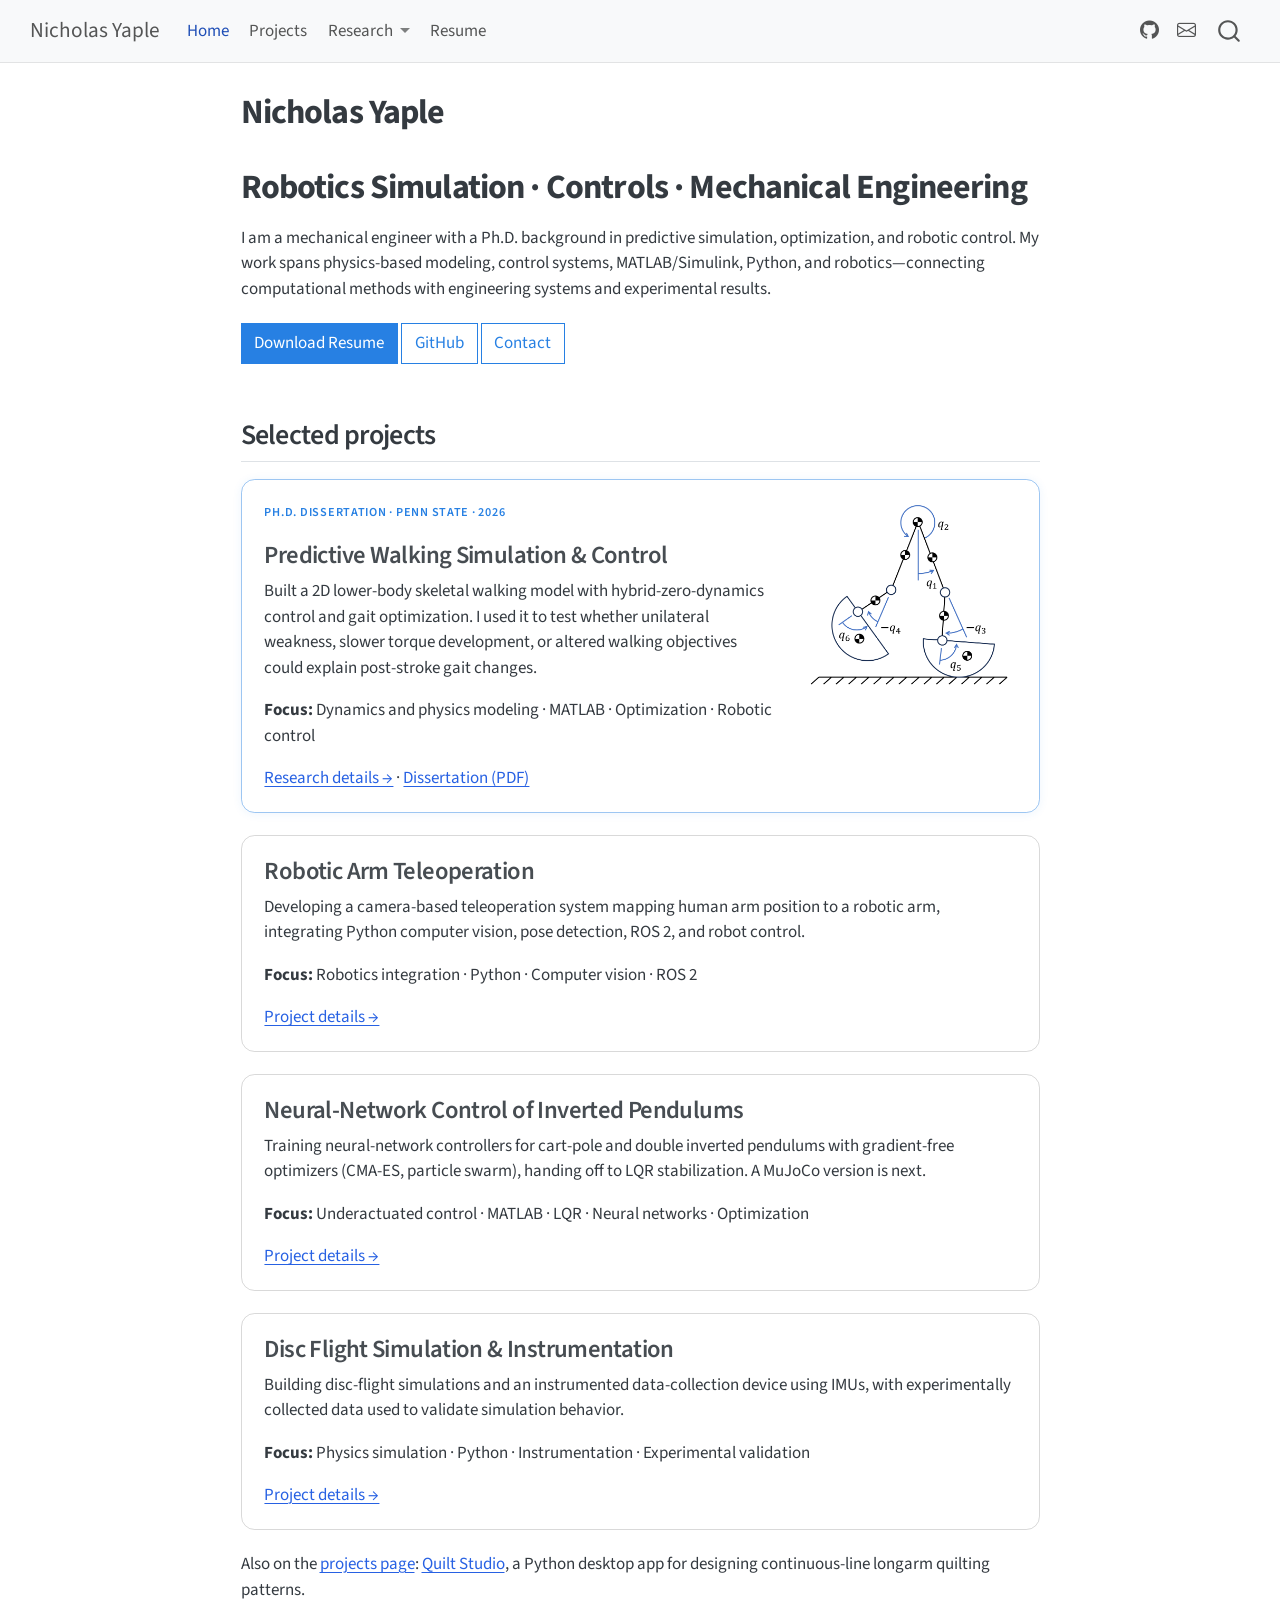
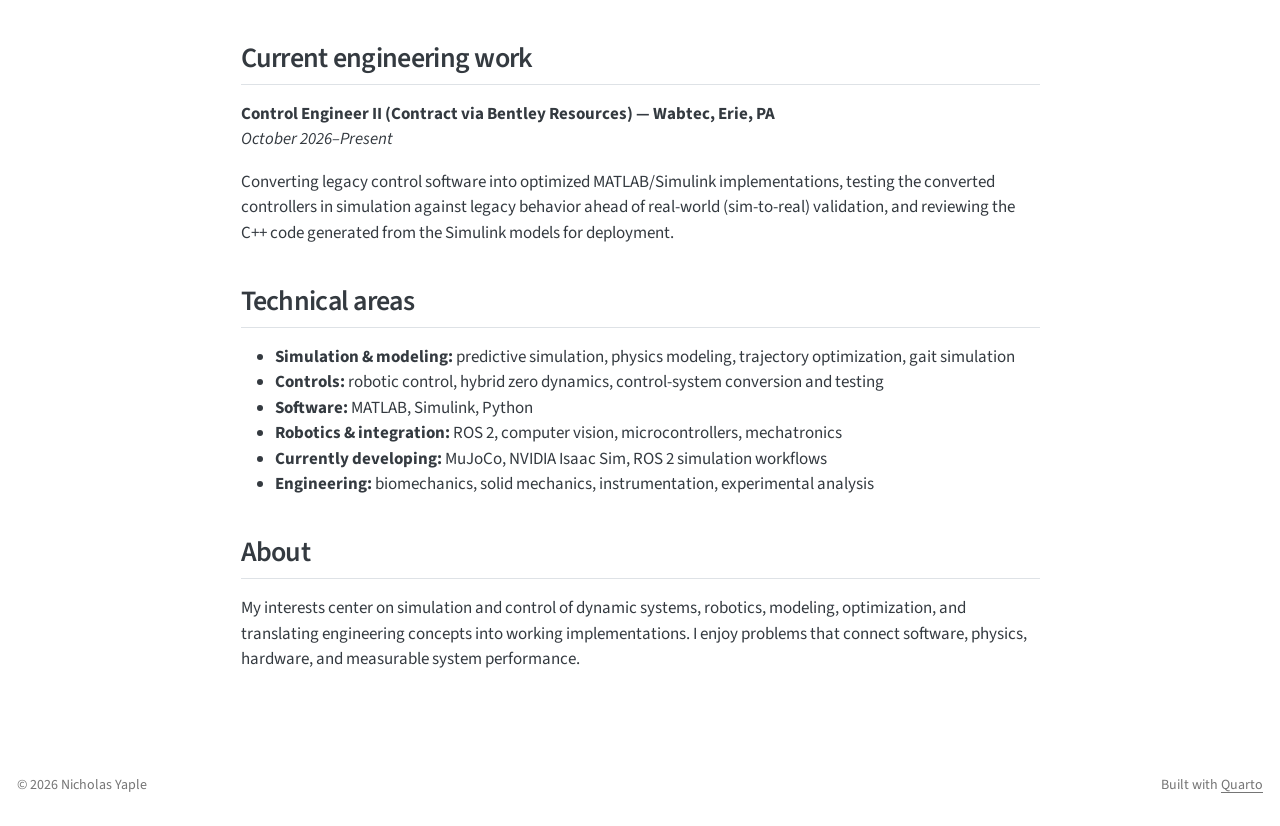
<file: index.html>
<!DOCTYPE html>
<html xmlns="http://www.w3.org/1999/xhtml" lang="en" xml:lang="en"><head>

<meta charset="utf-8">
<meta name="generator" content="quarto-1.11.9">

<meta name="viewport" content="width=device-width, initial-scale=1.0, user-scalable=yes">


<title>Nicholas Yaple</title>
<style>
/* Default styles provided by pandoc.
** See https://pandoc.org/MANUAL.html#variables-for-html for config info.
*/
span.smallcaps{font-variant: small-caps;}
div.columns{display: flex; gap: 1.5em;}
div.column{flex: auto;}
@media screen {
div.columns{gap: min(4vw, 1.5em);}
div.column{overflow-x: auto;}
}
div.hanging-indent{margin-left: 1.5em; text-indent: -1.5em;}
ul.task-list{list-style: none;}
ul.task-list li input[type="checkbox"] {
  width: 0.8em;
  margin: 0 0.8em 0.2em -1em; /* quarto-specific, see https://github.com/quarto-dev/quarto-cli/issues/4556 */ 
  vertical-align: middle;
}
</style>


<script src="site_libs/quarto-nav/quarto-nav.js"></script>
<script src="site_libs/quarto-nav/headroom.min.js"></script>
<script src="site_libs/clipboard/clipboard.min.js"></script>
<script src="site_libs/quarto-search/autocomplete.umd.js"></script>
<script src="site_libs/quarto-search/fuse.min.js"></script>
<script src="site_libs/quarto-search/quarto-search.js"></script>
<meta name="quarto:offset" content="./">
<script src="site_libs/quarto-html/quarto.js" type="module"></script>
<script src="site_libs/quarto-html/tabsets/tabsets.js" type="module"></script>
<script src="site_libs/quarto-html/scrollable-regions/scrollable-regions.js" type="module"></script>
<script src="site_libs/quarto-html/popper.min.js"></script>
<script src="site_libs/quarto-html/tippy.umd.min.js"></script>
<script src="site_libs/quarto-html/anchor.min.js"></script>
<link href="site_libs/quarto-html/tippy.css" rel="stylesheet">
<link href="site_libs/quarto-html/quarto-syntax-highlighting-63b5708e65d6cd79cd7618c58d0c21e7.css" rel="stylesheet" id="quarto-text-highlighting-styles">
<script src="site_libs/bootstrap/bootstrap.min.js"></script>
<link href="site_libs/bootstrap/bootstrap-icons.css" rel="stylesheet">
<link href="site_libs/bootstrap/bootstrap-48eea8e06ff06eb442a2daacfce5ac08.min.css" rel="stylesheet" append-hash="true" id="quarto-bootstrap" data-mode="light">
<script src="site_libs/quarto-contrib/glightbox/glightbox.min.js"></script>
<link href="site_libs/quarto-contrib/glightbox/glightbox.min.css" rel="stylesheet">
<link href="site_libs/quarto-contrib/glightbox/lightbox.css" rel="stylesheet">
<script id="quarto-search-options" type="application/json">{
  "location": "navbar",
  "copy-button": false,
  "collapse-after": 3,
  "panel-placement": "end",
  "type": "overlay",
  "limit": 50,
  "keyboard-shortcut": [
    "f",
    "/",
    "s"
  ],
  "show-item-context": false,
  "language": {
    "search-no-results-text": "No results",
    "search-matching-documents-text": "matching documents",
    "search-copy-link-title": "Copy link to search",
    "search-hide-matches-text": "Hide additional matches",
    "search-more-match-text": "more match in this document",
    "search-more-matches-text": "more matches in this document",
    "search-clear-button-title": "Clear",
    "search-text-placeholder": "",
    "search-detached-cancel-button-title": "Cancel",
    "search-submit-button-title": "Submit",
    "search-label": "Search"
  }
}</script>
<style>html{ scroll-behavior: smooth; }</style>


<link rel="stylesheet" href="styles.css">
<meta property="og:title" content="Nicholas Yaple">
<meta property="og:description" content="Mechanical engineer: robotics simulation, controls, predictive gait simulation, and optimization.">
<meta property="og:image" content="https://yaplenicholas.github.io/research/figs/biped.png">
<meta property="og:site_name" content="Nicholas Yaple">
<meta property="og:image:alt" content="Six-link planar biped model diagram">
<meta property="og:image:height" content="1449">
<meta property="og:image:width" content="1600">
</head>

<body class="nav-fixed fullcontent quarto-light"><a id="quarto-skip-link" class="visually-hidden-focusable" href="#quarto-document-content">Skip to main content</a>

<div id="quarto-search-results"></div>
  <header id="quarto-header" class="headroom fixed-top">
    <nav class="navbar navbar-expand-lg " data-bs-theme="dark" aria-label="Site">
      <div class="navbar-container container-fluid">
      <div class="navbar-brand-container mx-auto">
    <a class="navbar-brand" href="./index.html">
    <span class="navbar-title">Nicholas Yaple</span>
    </a>
  </div>
          <button class="navbar-toggler" type="button" data-bs-toggle="collapse" data-bs-target="#navbarCollapse" aria-controls="navbarCollapse" aria-expanded="false" aria-label="Toggle navigation" onclick="if (window.quartoToggleHeadroom) { window.quartoToggleHeadroom(); }">
  <span class="navbar-toggler-icon"></span>
</button>
          <div class="collapse navbar-collapse" id="navbarCollapse">
            <ul class="navbar-nav navbar-nav-scroll me-auto">
  <li class="nav-item">
    <a class="nav-link active" href="./index.html" aria-current="page"> 
<span class="menu-text">Home</span></a>
  </li>  
  <li class="nav-item">
    <a class="nav-link" href="./projects.html"> 
<span class="menu-text">Projects</span></a>
  </li>  
  <li class="nav-item dropdown ">
    <a class="nav-link dropdown-toggle" href="#" id="nav-menu-research" role="link" data-bs-toggle="dropdown" aria-expanded="false">
 <span class="menu-text">Research</span>
    </a>
    <ul class="dropdown-menu" aria-labelledby="nav-menu-research">    
        <li>
    <a class="dropdown-item" href="./research.html">
 <span class="dropdown-text">Ph.D.&nbsp;research overview</span></a>
  </li>  
        <li>
    <a class="dropdown-item" href="./research/dissertation/Yaple_Dissertation_2026.pdf">
 <span class="dropdown-text">Dissertation (PDF)</span></a>
  </li>  
        <li>
    <a class="dropdown-item" href="./research.html#code-and-reproducibility">
 <span class="dropdown-text">Simulation code (MATLAB)</span></a>
  </li>  
    </ul>
  </li>
  <li class="nav-item">
    <a class="nav-link" href="./resume.pdf"> 
<span class="menu-text">Resume</span></a>
  </li>  
</ul>
            <ul class="navbar-nav navbar-nav-scroll ms-auto">
  <li class="nav-item compact">
    <a class="nav-link" href="https://github.com/yaplenicholas"> <i class="bi bi-github" role="img" aria-label="GitHub">
</i> 
<span class="menu-text"></span></a>
  </li>  
  <li class="nav-item compact">
    <a class="nav-link" href="mailto:yaplenicholas@gmail.com"> <i class="bi bi-envelope" role="img" aria-label="Email">
</i> 
<span class="menu-text"></span></a>
  </li>  
</ul>
          </div> <!-- /navcollapse -->
            <div class="quarto-navbar-tools">
</div>
            <div id="quarto-search" class="" title="Search"></div>
      </div> <!-- /container-fluid -->
    </nav>
</header>
<!-- content -->
<div id="quarto-content" class="quarto-container page-columns page-rows-contents page-layout-article page-navbar">
<!-- sidebar -->
<!-- margin-sidebar -->
    
<!-- main -->
<main class="content" id="quarto-document-content" tabindex="-1">

<header id="title-block-header" class="quarto-title-block default">
<div class="quarto-title">
<h1 class="title">Nicholas Yaple</h1>
</div>



<div class="quarto-title-meta">

    
  
    
  </div>
  


</header>


<section id="robotics-simulation-controls-mechanical-engineering" class="level1">
<h1>Robotics Simulation · Controls · Mechanical Engineering</h1>
<p>I am a mechanical engineer with a Ph.D.&nbsp;background in predictive simulation, optimization, and robotic control. My work spans physics-based modeling, control systems, MATLAB/Simulink, Python, and robotics—connecting computational methods with engineering systems and experimental results.</p>
<div class="hero-buttons">
<p><a class="btn btn-primary" href="resume.pdf">Download Resume</a> <a class="btn btn-outline-primary" href="https://github.com/yaplenicholas">GitHub</a> <a class="btn btn-outline-primary" href="mailto:yaplenicholas@gmail.com">Contact</a></p>
</div>
<section id="selected-projects" class="level2">
<h2 class="anchored" data-anchor-id="selected-projects">Selected projects</h2>
<div class="project-card project-card-featured">
<div class="columns">
<div class="column" style="width:68%;">
<p><span class="finding-label">Ph.D.&nbsp;Dissertation · Penn State · 2026</span></p>
<section id="predictive-walking-simulation-control" class="level3">
<h3 class="anchored" data-anchor-id="predictive-walking-simulation-control">Predictive Walking Simulation &amp; Control</h3>
<p>Built a 2D lower-body skeletal walking model with hybrid-zero-dynamics control and gait optimization. I used it to test whether unilateral weakness, slower torque development, or altered walking objectives could explain post-stroke gait changes.</p>
<p><strong>Focus:</strong> Dynamics and physics modeling · MATLAB · Optimization · Robotic control</p>
<p><a href="./research.html">Research details →</a> · <a href="research/dissertation/Yaple_Dissertation_2026.pdf">Dissertation (PDF)</a></p>
</section>
</div><div class="column" style="width:4%;">

</div><div class="column" style="width:28%;">
<p><a href="research/figs/biped.png" class="lightbox" data-gallery="quarto-lightbox-gallery-1"><img src="research/figs/biped.png" class="card-thumb img-fluid" alt="Six-link planar biped model diagram"></a></p>
</div>
</div>
</div>
<section id="robotic-arm-teleoperation" class="level3 project-card">
<h3 class="anchored" data-anchor-id="robotic-arm-teleoperation">Robotic Arm Teleoperation</h3>
<p>Developing a camera-based teleoperation system mapping human arm position to a robotic arm, integrating Python computer vision, pose detection, ROS 2, and robot control.</p>
<p><strong>Focus:</strong> Robotics integration · Python · Computer vision · ROS 2</p>
<p><a href="./projects.html">Project details →</a></p>
</section>
<section id="neural-network-control-of-inverted-pendulums" class="level3 project-card">
<h3 class="anchored" data-anchor-id="neural-network-control-of-inverted-pendulums">Neural-Network Control of Inverted Pendulums</h3>
<p>Training neural-network controllers for cart-pole and double inverted pendulums with gradient-free optimizers (CMA-ES, particle swarm), handing off to LQR stabilization. A MuJoCo version is next.</p>
<p><strong>Focus:</strong> Underactuated control · MATLAB · LQR · Neural networks · Optimization</p>
<p><a href="./projects.html#neural-network-control-of-inverted-pendulums">Project details →</a></p>
</section>
<section id="disc-flight-simulation-instrumentation" class="level3 project-card">
<h3 class="anchored" data-anchor-id="disc-flight-simulation-instrumentation">Disc Flight Simulation &amp; Instrumentation</h3>
<p>Building disc-flight simulations and an instrumented data-collection device using IMUs, with experimentally collected data used to validate simulation behavior.</p>
<p><strong>Focus:</strong> Physics simulation · Python · Instrumentation · Experimental validation</p>
<p><a href="./projects.html#disc-flight-simulation-instrumented-data-collection">Project details →</a></p>
</section>
<p>Also on the <a href="./projects.html">projects page</a>: <a href="./projects.html#quilt-studio-longarm-pantograph-design-app">Quilt Studio</a>, a Python desktop app for designing continuous-line longarm quilting patterns.</p>
</section>
<section id="current-engineering-work" class="level2">
<h2 class="anchored" data-anchor-id="current-engineering-work">Current engineering work</h2>
<p><strong>Control Engineer II (Contract via Bentley Resources) — Wabtec, Erie, PA</strong><br>
<em>October 2026–Present</em></p>
<p>Converting legacy control software into optimized MATLAB/Simulink implementations, testing the converted controllers in simulation against legacy behavior ahead of real-world (sim-to-real) validation, and reviewing the C++ code generated from the Simulink models for deployment.</p>
</section>
<section id="technical-areas" class="level2">
<h2 class="anchored" data-anchor-id="technical-areas">Technical areas</h2>
<ul>
<li><strong>Simulation &amp; modeling:</strong> predictive simulation, physics modeling, trajectory optimization, gait simulation</li>
<li><strong>Controls:</strong> robotic control, hybrid zero dynamics, control-system conversion and testing</li>
<li><strong>Software:</strong> MATLAB, Simulink, Python</li>
<li><strong>Robotics &amp; integration:</strong> ROS 2, computer vision, microcontrollers, mechatronics</li>
<li><strong>Currently developing:</strong> MuJoCo, NVIDIA Isaac Sim, ROS 2 simulation workflows</li>
<li><strong>Engineering:</strong> biomechanics, solid mechanics, instrumentation, experimental analysis</li>
</ul>
</section>
<section id="about" class="level2">
<h2 class="anchored" data-anchor-id="about">About</h2>
<p>My interests center on simulation and control of dynamic systems, robotics, modeling, optimization, and translating engineering concepts into working implementations. I enjoy problems that connect software, physics, hardware, and measurable system performance.</p>


</section>
</section>

</main> <!-- /main -->
<script id="quarto-html-after-body" type="application/javascript">
  window.document.addEventListener("DOMContentLoaded", function (event) {
    const icon = "";
    const anchorJS = new window.AnchorJS();
    anchorJS.options = {
      placement: 'right',
      icon: icon
    };
    anchorJS.add('.anchored');
    const isCodeAnnotation = (el) => {
      for (const clz of el.classList) {
        if (clz.startsWith('code-annotation-')) {                     
          return true;
        }
      }
      return false;
    }
    const onCopySuccess = function(e) {
      // button target
      const button = e.trigger;
      // don't keep focus
      button.blur();
      // flash "checked"
      button.classList.add('code-copy-button-checked');
      var currentTitle = button.getAttribute("title");
      button.setAttribute("title", "Copied!");
      let tooltip;
      if (window.bootstrap) {
        button.setAttribute("data-bs-toggle", "tooltip");
        button.setAttribute("data-bs-placement", "left");
        button.setAttribute("data-bs-title", "Copied!");
        tooltip = new bootstrap.Tooltip(button, 
          { trigger: "manual", 
            customClass: "code-copy-button-tooltip",
            offset: [0, -8]});
        tooltip.show();    
      }
      setTimeout(function() {
        if (tooltip) {
          tooltip.hide();
          button.removeAttribute("data-bs-title");
          button.removeAttribute("data-bs-toggle");
          button.removeAttribute("data-bs-placement");
        }
        button.setAttribute("title", currentTitle);
        button.classList.remove('code-copy-button-checked');
      }, 1000);
      // clear code selection
      e.clearSelection();
    }
    const getTextToCopy = function(trigger) {
      const outerScaffold = trigger.parentElement.cloneNode(true);
      const codeEl = outerScaffold.querySelector('code');
      for (const childEl of codeEl.children) {
        if (isCodeAnnotation(childEl)) {
          childEl.remove();
        }
      }
      return codeEl.innerText;
    }
    const clipboard = new window.ClipboardJS('.code-copy-button:not([data-in-quarto-modal])', {
      text: getTextToCopy
    });
    clipboard.on('success', onCopySuccess);
    if (window.document.getElementById('quarto-embedded-source-code-modal')) {
      const clipboardModal = new window.ClipboardJS('.code-copy-button[data-in-quarto-modal]', {
        text: getTextToCopy,
        container: window.document.getElementById('quarto-embedded-source-code-modal')
      });
      clipboardModal.on('success', onCopySuccess);
    }
      var localhostRegex = new RegExp(/^(?:http|https):\/\/localhost\:?[0-9]*\//);
      var mailtoRegex = new RegExp(/^mailto:/);
        var filterRegex = new RegExp("https:\/\/yaplenicholas\.github\.io");
      var isInternal = (href) => {
          return filterRegex.test(href) || localhostRegex.test(href) || mailtoRegex.test(href);
      }
      // Inspect non-navigation links and adorn them if external
      window.quartoDecorateExternalLinks = function (root) {
     var links = (root || window.document).querySelectorAll('a[href]:not(.nav-link):not(.navbar-brand):not(.toc-action):not(.sidebar-link):not(.sidebar-item-toggle):not(.pagination-link):not(.no-external):not([aria-hidden]):not(.dropdown-item):not(.quarto-navigation-tool):not(.about-link)');
      for (var i=0; i<links.length; i++) {
        const link = links[i];
        if (!isInternal(link.href)) {
          // undo the damage that might have been done by quarto-nav.js in the case of
          // links that we want to consider external
          if (link.dataset.originalHref !== undefined) {
            link.href = link.dataset.originalHref;
          }
          if (!link.classList.contains('no-external-icon')) {
          }
        }
      }
      };
      window.quartoDecorateExternalLinks(window.document);
    // Esc closes the popup (WCAG 1.4.13) and focus leaving both trigger and
    // popup closes it (WCAG 2.4.11); tippy handles neither for interactive popups.
    const hideOnEscAndFocusOut = {
      name: 'hideOnEscAndFocusOut',
      defaultValue: true,
      fn(instance) {
        const dismiss = () => {
          // A show scheduled by the trigger delay would otherwise reopen it
          instance.clearDelayTimeouts();
          instance.hide();
        };
        const onKeyDown = (event) => {
          if (event.key !== 'Escape') {
            return;
          }
          // Keep Esc from also reaching page handlers (e.g. reveal.js overview),
          // except an open reveal.js slide menu, which Esc should close too.
          // The menu handles keys only when its keyboard option is on.
          const menuHandlesEsc = window.Reveal?.getPlugin?.('menu')?.isOpen() &&
            window.Reveal.getConfig().menu?.keyboard !== false;
          if (!menuHandlesEsc) {
            event.stopPropagation();
          }
          if (instance.popper.contains(window.document.activeElement)) {
            // Disabled while refocusing so the focus trigger does not reopen it
            instance.disable();
            instance.reference.focus();
            instance.enable();
          }
          dismiss();
        };
        const onFocusOut = (event) => {
          const target = event.relatedTarget;
          if (target && !instance.reference.contains(target) &&
              !instance.popper.contains(target)) {
            dismiss();
          }
        };
        // On the trigger too: a click trigger (code-annotations: select) has no
        // blur handling. Attached for the instance's lifetime so leaving the
        // trigger also cancels a show still pending on the trigger delay.
        instance.reference.addEventListener('focusout', onFocusOut);
        return {
          onShow() {
            window.document.addEventListener('keydown', onKeyDown, true);
            instance.popper.addEventListener('focusout', onFocusOut);
          },
          onHide() {
            window.document.removeEventListener('keydown', onKeyDown, true);
            instance.popper.removeEventListener('focusout', onFocusOut);
          },
          onDestroy() {
            instance.reference.removeEventListener('focusout', onFocusOut);
          },
        };
      },
    };
    function tippyHover(el, contentFn, onTriggerFn, onUntriggerFn) {
      const config = {
        allowHTML: true,
        maxWidth: 500,
        delay: 100,
        arrow: false,
        appendTo: function(el) {
            return el.parentElement;
        },
        interactive: true,
        interactiveBorder: 10,
        theme: 'quarto',
        placement: 'bottom-start',
        plugins: [hideOnEscAndFocusOut],
      };
      if (contentFn) {
        config.content = contentFn;
      }
      if (onTriggerFn) {
        config.onTrigger = onTriggerFn;
      }
      if (onUntriggerFn) {
        config.onUntrigger = onUntriggerFn;
      }
      window.tippy(el, config); 
    }
    const noterefs = window.document.querySelectorAll('a[role="doc-noteref"]');
    for (var i=0; i<noterefs.length; i++) {
      const ref = noterefs[i];
      tippyHover(ref, function() {
        // use id or data attribute instead here
        let href = ref.getAttribute('data-footnote-href') || ref.getAttribute('href');
        try { href = new URL(href).hash; } catch {}
        const id = href.replace(/^#\/?/, "");
        const note = window.document.getElementById(id);
        if (note) {
          return note.innerHTML;
        } else {
          return "";
        }
      });
    }
    const xrefs = window.document.querySelectorAll('a.quarto-xref');
    const processXRef = (id, note) => {
      // Strip column container classes
      const stripColumnClz = (el) => {
        el.classList.remove("page-full", "page-columns");
        if (el.children) {
          for (const child of el.children) {
            stripColumnClz(child);
          }
        }
      }
      stripColumnClz(note)
      if (id === null || id.startsWith('sec-')) {
        // Special case sections, only their first couple elements
        const container = document.createElement("div");
        if (note.children && note.children.length > 2) {
          container.appendChild(note.children[0].cloneNode(true));
          for (let i = 1; i < note.children.length; i++) {
            const child = note.children[i];
            if (child.tagName === "P" && child.innerText === "") {
              continue;
            } else {
              container.appendChild(child.cloneNode(true));
              break;
            }
          }
          if (window.Quarto?.typesetMath) {
            window.Quarto.typesetMath(container);
          }
          return container.innerHTML
        } else {
          if (window.Quarto?.typesetMath) {
            window.Quarto.typesetMath(note);
          }
          return note.innerHTML;
        }
      } else {
        // Remove any anchor links if they are present
        const anchorLink = note.querySelector('a.anchorjs-link');
        if (anchorLink) {
          anchorLink.remove();
        }
        if (window.Quarto?.typesetMath) {
          window.Quarto.typesetMath(note);
        }
        if (note.classList.contains("callout")) {
          return note.outerHTML;
        } else {
          return note.innerHTML;
        }
      }
    }
    for (var i=0; i<xrefs.length; i++) {
      const xref = xrefs[i];
      tippyHover(xref, undefined, function(instance) {
        instance.disable();
        let url = xref.getAttribute('href');
        let hash = undefined; 
        if (url.startsWith('#')) {
          hash = url;
        } else {
          try { hash = new URL(url).hash; } catch {}
        }
        if (hash) {
          const id = hash.replace(/^#\/?/, "");
          const note = window.document.getElementById(id);
          if (note !== null) {
            try {
              const html = processXRef(id, note.cloneNode(true));
              instance.setContent(html);
            } finally {
              instance.enable();
              instance.show();
            }
          } else {
            // See if we can fetch this
            fetch(url.split('#')[0])
            .then(res => res.text())
            .then(html => {
              const parser = new DOMParser();
              const htmlDoc = parser.parseFromString(html, "text/html");
              const note = htmlDoc.getElementById(id);
              if (note !== null) {
                const html = processXRef(id, note);
                instance.setContent(html);
              } 
            }).finally(() => {
              instance.enable();
              instance.show();
            });
          }
        } else {
          // See if we can fetch a full url (with no hash to target)
          // This is a special case and we should probably do some content thinning / targeting
          fetch(url)
          .then(res => res.text())
          .then(html => {
            const parser = new DOMParser();
            const htmlDoc = parser.parseFromString(html, "text/html");
            const note = htmlDoc.querySelector('main.content');
            if (note !== null) {
              // This should only happen for chapter cross references
              // (since there is no id in the URL)
              // remove the first header
              if (note.children.length > 0 && note.children[0].tagName === "HEADER") {
                note.children[0].remove();
              }
              const html = processXRef(null, note);
              instance.setContent(html);
            } 
          }).finally(() => {
            instance.enable();
            instance.show();
          });
        }
      }, function(instance) {
      });
    }
        let selectedAnnoteEl;
        const selectorForAnnotation = ( cell, annotation) => {
          let cellAttr = 'data-code-cell="' + cell + '"';
          let lineAttr = 'data-code-annotation="' +  annotation + '"';
          const selector = 'span[' + cellAttr + '][' + lineAttr + ']';
          return selector;
        }
        const selectCodeLines = (annoteEl) => {
          const doc = window.document;
          const targetCell = annoteEl.getAttribute("data-target-cell");
          const targetAnnotation = annoteEl.getAttribute("data-target-annotation");
          const annoteSpan = window.document.querySelector(selectorForAnnotation(targetCell, targetAnnotation));
          const lines = annoteSpan.getAttribute("data-code-lines").split(",");
          const lineIds = lines.map((line) => {
            return targetCell + "-" + line;
          })
          // Each band is positioned against its own containing block, which is
          // not the offsetParent of the lines, so place it from client rects.
          const placeBand = (band, firstEl, lastEl, codeBlock) => {
            const container = band.offsetParent;
            if (container === null) {
              return;
            }
            const containerRect = container.getBoundingClientRect();
            // Reveal.js scales slides with a transform, so convert client
            // pixels back to the CSS pixels of the container.
            const scale = containerRect.height / container.offsetHeight || 1;
            const firstRect = firstEl.getBoundingClientRect();
            const lastRect = lastEl.getBoundingClientRect();
            const top = (firstRect.top - containerRect.top) / scale - container.clientTop + container.scrollTop;
            const height = (lastRect.bottom - firstRect.top) / scale;
            band.style.top = top - 2 + "px";
            band.style.height = height + 4 + "px";
            if (codeBlock) {
              // Without the copy button wrapper, the containing block is wider
              // than the code block, so span the code block explicitly.
              const blockRect = codeBlock.getBoundingClientRect();
              band.style.left = (blockRect.left - containerRect.left) / scale - container.clientLeft + container.scrollLeft + "px";
              band.style.width = blockRect.width / scale + "px";
            }
          };
          if (lineIds.length > 0) {
            const el = window.document.getElementById(lineIds[0]);
            const lastEl = window.document.getElementById(lineIds[lineIds.length - 1]);
            const parent = el.parentElement.parentElement;
            // cook up a div (if necessary) and position it
            let div = window.document.getElementById("code-annotation-line-highlight");
            if (div === null) {
              div = window.document.createElement("div");
              div.setAttribute("id", "code-annotation-line-highlight");
              div.style.position = 'absolute';
              parent.appendChild(div);
            }
            placeBand(div, el, lastEl, parent.closest("div.sourceCode") || parent);
            let gutterDiv = window.document.getElementById("code-annotation-line-highlight-gutter");
            if (gutterDiv === null) {
              gutterDiv = window.document.createElement("div");
              gutterDiv.setAttribute("id", "code-annotation-line-highlight-gutter");
              gutterDiv.style.position = 'absolute';
              const codeCell = window.document.getElementById(targetCell);
              const gutter = codeCell.querySelector('.code-annotation-gutter');
              gutter.appendChild(gutterDiv);
            }
            placeBand(gutterDiv, el, lastEl);
            selectedAnnoteEl = annoteEl;
          }
        };
        const unselectCodeLines = () => {
          const elementsIds = ["code-annotation-line-highlight", "code-annotation-line-highlight-gutter"];
          elementsIds.forEach((elId) => {
            const div = window.document.getElementById(elId);
            if (div) {
              div.remove();
            }
          });
          selectedAnnoteEl = undefined;
        };
          // Handle positioning of the toggle
      window.addEventListener(
        "resize",
        throttle(() => {
          elRect = undefined;
          if (selectedAnnoteEl) {
            selectCodeLines(selectedAnnoteEl);
          }
        }, 10)
      );
      function throttle(fn, ms) {
      let throttle = false;
      let timer;
        return (...args) => {
          if(!throttle) { // first call gets through
              fn.apply(this, args);
              throttle = true;
          } else { // all the others get throttled
              if(timer) clearTimeout(timer); // cancel #2
              timer = setTimeout(() => {
                fn.apply(this, args);
                timer = throttle = false;
              }, ms);
          }
        };
      }
        // Attach click handler to the DT
        const annoteDls = window.document.querySelectorAll('dt[data-target-cell]');
        for (const annoteDlNode of annoteDls) {
          annoteDlNode.addEventListener('click', (event) => {
            const clickedEl = event.target;
            if (clickedEl !== selectedAnnoteEl) {
              unselectCodeLines();
              const activeEl = window.document.querySelector('dt[data-target-cell].code-annotation-active');
              if (activeEl) {
                activeEl.classList.remove('code-annotation-active');
              }
              selectCodeLines(clickedEl);
              clickedEl.classList.add('code-annotation-active');
            } else {
              // Unselect the line
              unselectCodeLines();
              clickedEl.classList.remove('code-annotation-active');
            }
          });
        }
    const findCites = (el) => {
      const parentEl = el.parentElement;
      if (parentEl) {
        const cites = parentEl.dataset.cites;
        if (cites) {
          return {
            el,
            cites: cites.split(' ')
          };
        } else {
          return findCites(el.parentElement)
        }
      } else {
        return undefined;
      }
    };
    var bibliorefs = window.document.querySelectorAll('a[role="doc-biblioref"]');
    for (var i=0; i<bibliorefs.length; i++) {
      const ref = bibliorefs[i];
      const citeInfo = findCites(ref);
      if (citeInfo) {
        tippyHover(citeInfo.el, function() {
          var popup = window.document.createElement('div');
          citeInfo.cites.forEach(function(cite) {
            var citeDiv = window.document.createElement('div');
            citeDiv.classList.add('hanging-indent');
            citeDiv.classList.add('csl-entry');
            var biblioDiv = window.document.getElementById('ref-' + cite);
            if (biblioDiv) {
              citeDiv.innerHTML = biblioDiv.innerHTML;
            }
            popup.appendChild(citeDiv);
          });
          return popup.innerHTML;
        });
      }
    }
  });
  </script>
  <script type="application/javascript">
  window.quartoScrollableRegionsLabels = {"code":"Scrollable code","output":"Scrollable output"};
  </script>
</div> <!-- /content -->
<footer class="footer">
  <div class="nav-footer">
    <div class="nav-footer-left">
<p>© 2026 Nicholas Yaple</p>
</div>   
    <div class="nav-footer-center">
      &nbsp;
    </div>
    <div class="nav-footer-right">
<p>Built with <a href="https://quarto.org">Quarto</a></p>
</div>
  </div>
</footer>
<script>var lightboxQuarto = GLightbox({"closeEffect":"zoom","descPosition":"bottom","loop":false,"openEffect":"zoom","selector":".lightbox"});
(function() {
  let previousOnload = window.onload;
  window.onload = () => {
    if (previousOnload) {
      previousOnload();
    }
    lightboxQuarto.on('slide_before_load', (data) => {
      const { slideIndex, slideNode, slideConfig, player, trigger } = data;
      const href = trigger.getAttribute('href');
      if (href !== null) {
        const imgEl = window.document.querySelector(`a[href="${href}"] img`);
        if (imgEl !== null) {
          const srcAttr = imgEl.getAttribute("src");
          if (srcAttr && srcAttr.startsWith("data:")) {
            slideConfig.href = srcAttr;
          }
        }
      } 
    });
  
    lightboxQuarto.on('slide_after_load', (data) => {
      const { slideIndex, slideNode, slideConfig, player, trigger } = data;
      if (window.Quarto?.typesetMath) {
        window.Quarto.typesetMath(slideNode);
      }
    });
  
  };
  
})();
          </script>




<script src="site_libs/quarto-html/zenscroll-min.js"></script>
</body></html>
</file>
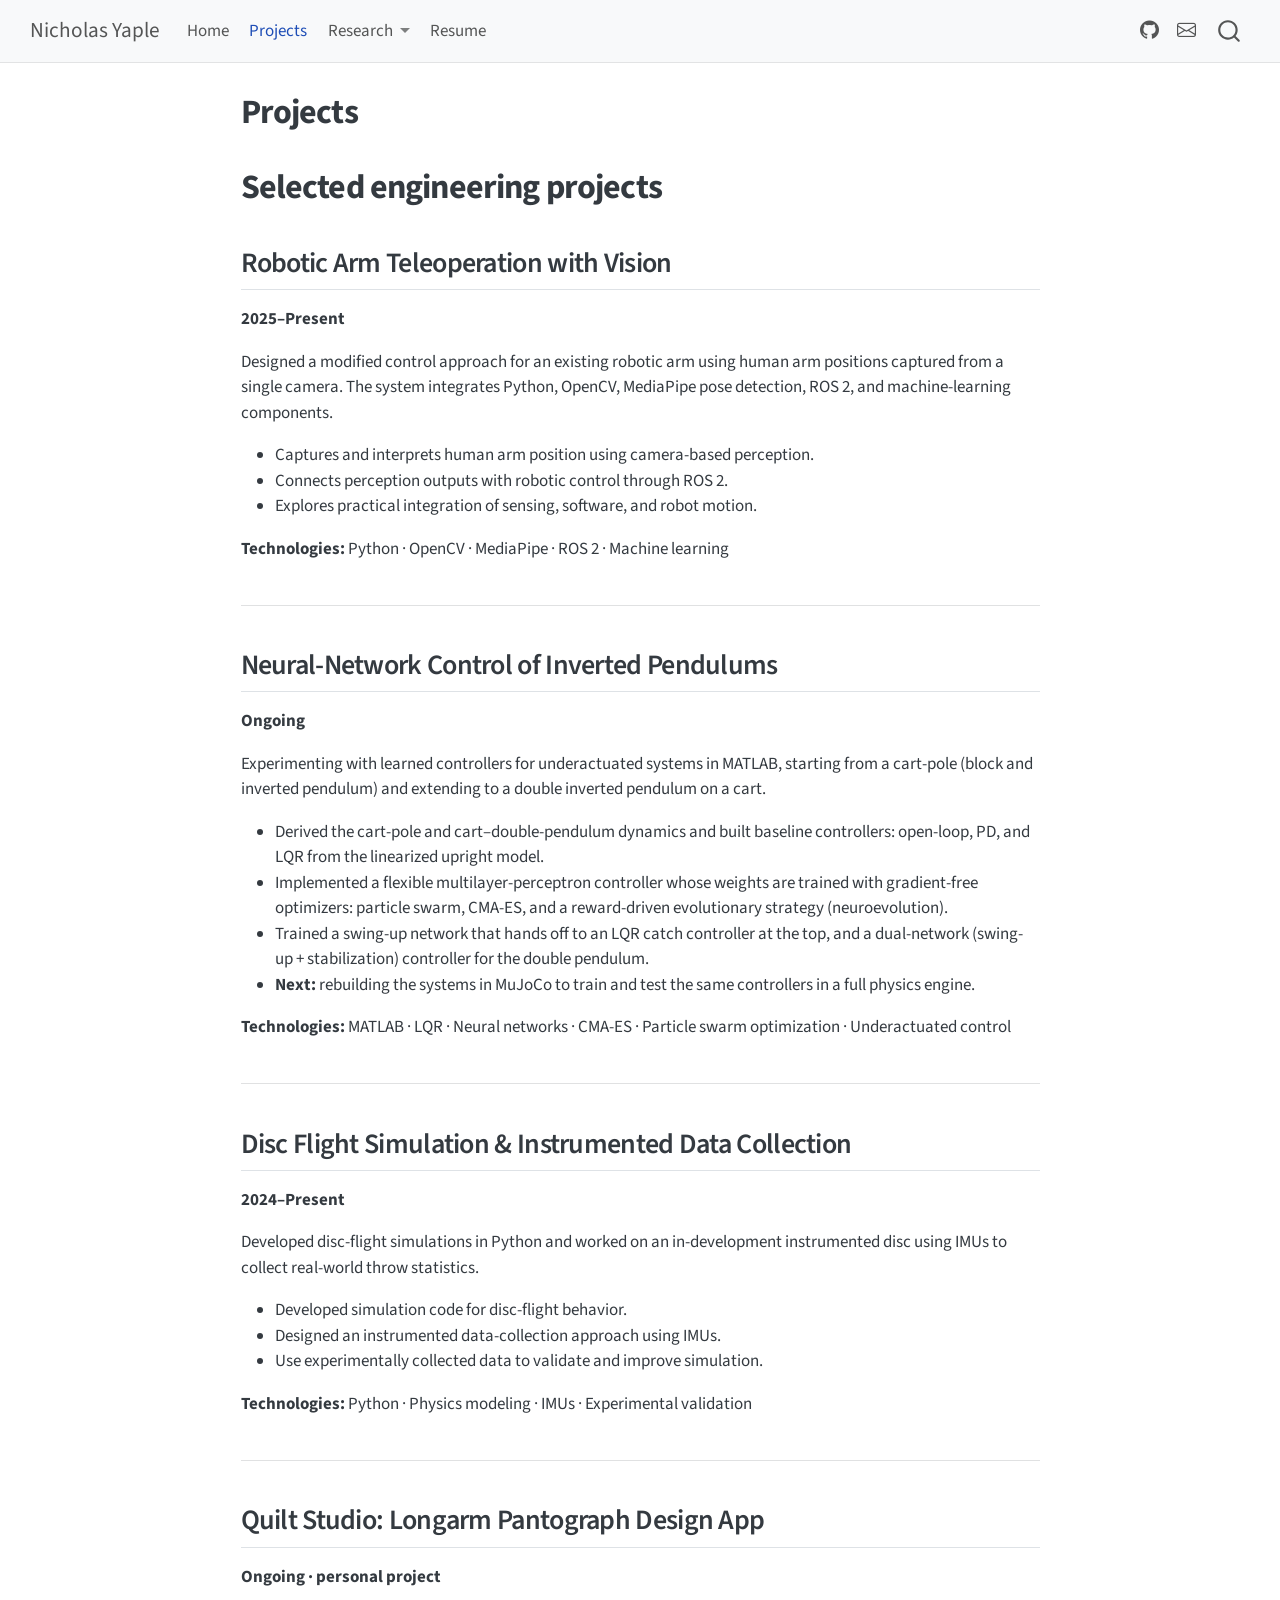
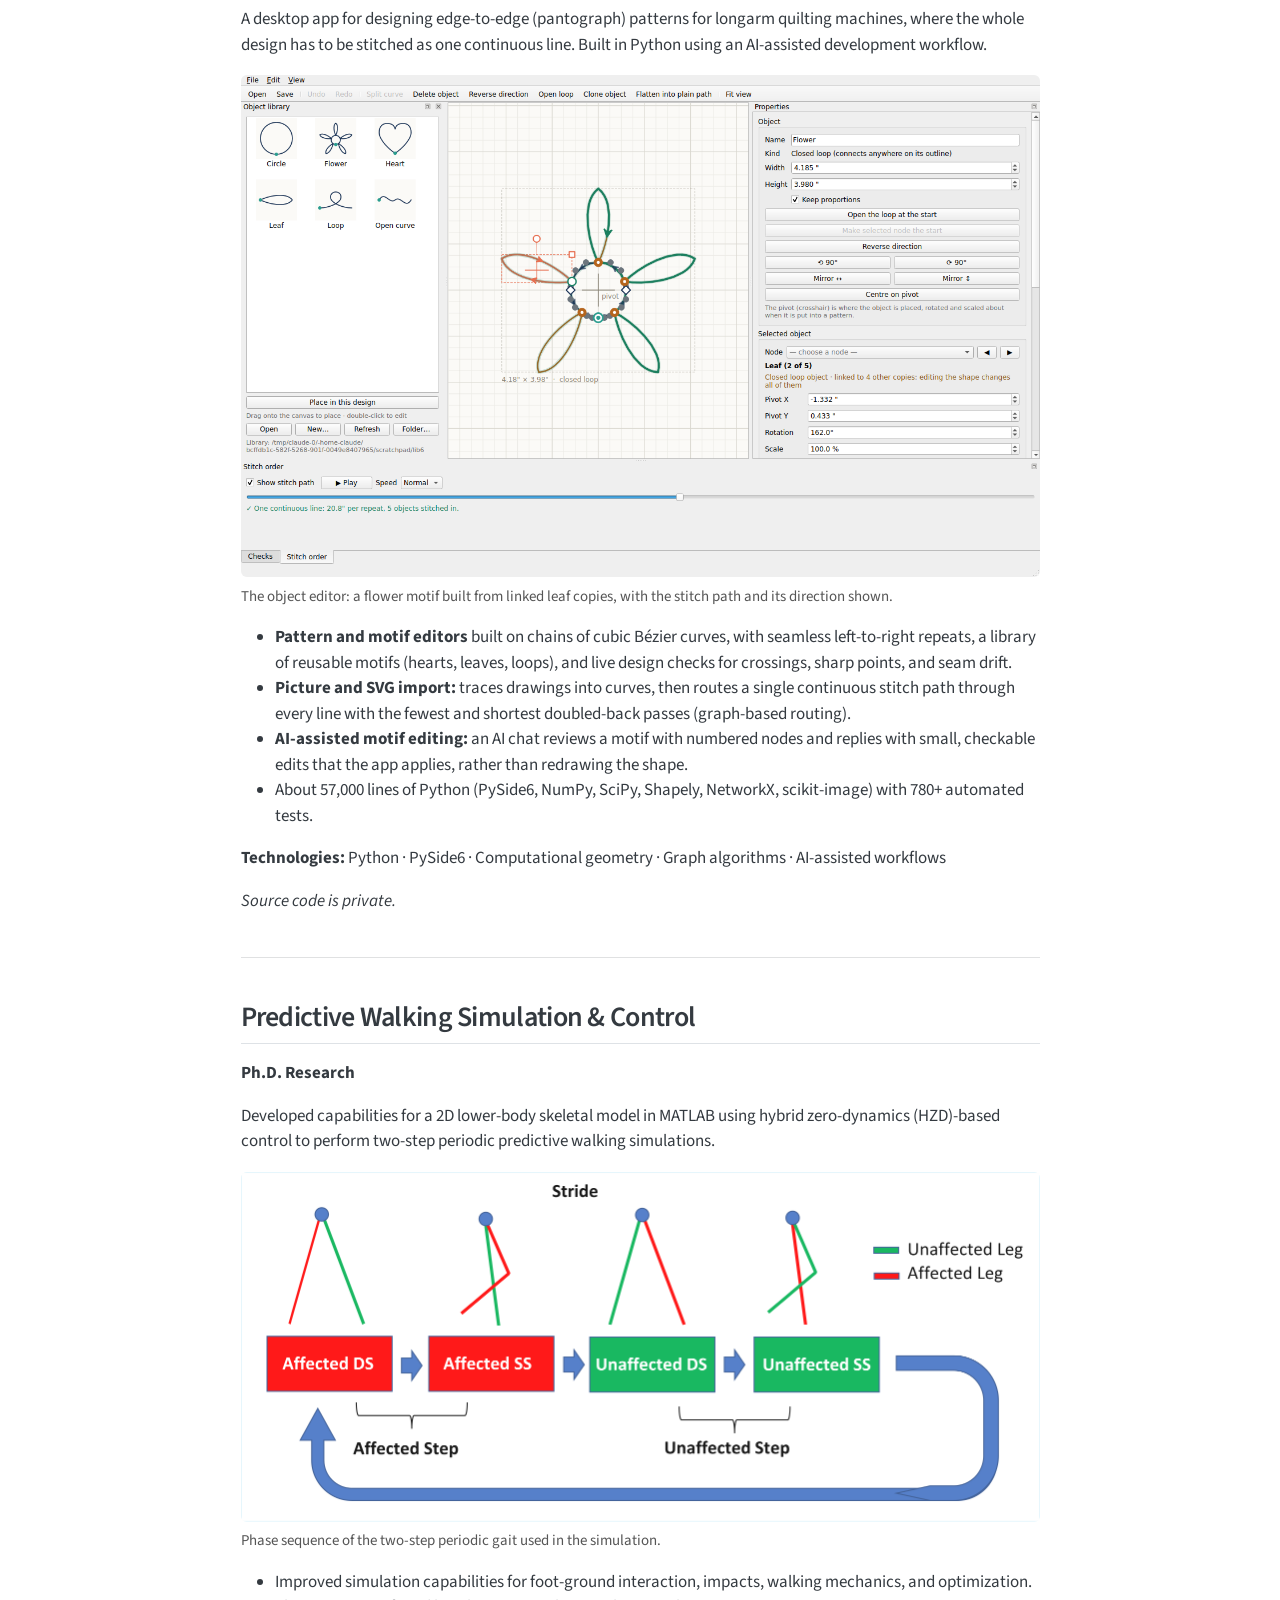
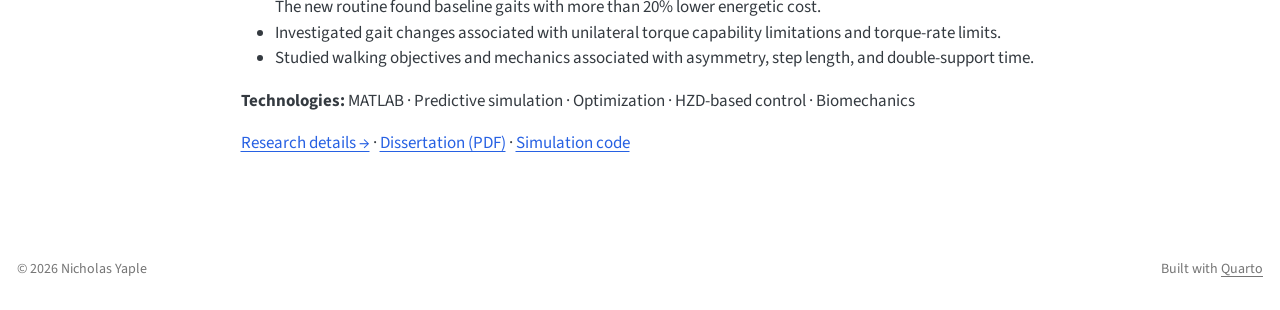
<file: projects.html>
<!DOCTYPE html>
<html xmlns="http://www.w3.org/1999/xhtml" lang="en" xml:lang="en"><head>

<meta charset="utf-8">
<meta name="generator" content="quarto-1.11.9">

<meta name="viewport" content="width=device-width, initial-scale=1.0, user-scalable=yes">


<title>Projects – Nicholas Yaple</title>
<style>
/* Default styles provided by pandoc.
** See https://pandoc.org/MANUAL.html#variables-for-html for config info.
*/
span.smallcaps{font-variant: small-caps;}
div.columns{display: flex; gap: 1.5em;}
div.column{flex: auto;}
@media screen {
div.columns{gap: min(4vw, 1.5em);}
div.column{overflow-x: auto;}
}
div.hanging-indent{margin-left: 1.5em; text-indent: -1.5em;}
ul.task-list{list-style: none;}
ul.task-list li input[type="checkbox"] {
  width: 0.8em;
  margin: 0 0.8em 0.2em -1em; /* quarto-specific, see https://github.com/quarto-dev/quarto-cli/issues/4556 */ 
  vertical-align: middle;
}
</style>


<script src="site_libs/quarto-nav/quarto-nav.js"></script>
<script src="site_libs/quarto-nav/headroom.min.js"></script>
<script src="site_libs/clipboard/clipboard.min.js"></script>
<script src="site_libs/quarto-search/autocomplete.umd.js"></script>
<script src="site_libs/quarto-search/fuse.min.js"></script>
<script src="site_libs/quarto-search/quarto-search.js"></script>
<meta name="quarto:offset" content="./">
<script src="site_libs/quarto-html/quarto.js" type="module"></script>
<script src="site_libs/quarto-html/tabsets/tabsets.js" type="module"></script>
<script src="site_libs/quarto-html/scrollable-regions/scrollable-regions.js" type="module"></script>
<script src="site_libs/quarto-html/popper.min.js"></script>
<script src="site_libs/quarto-html/tippy.umd.min.js"></script>
<script src="site_libs/quarto-html/anchor.min.js"></script>
<link href="site_libs/quarto-html/tippy.css" rel="stylesheet">
<link href="site_libs/quarto-html/quarto-syntax-highlighting-63b5708e65d6cd79cd7618c58d0c21e7.css" rel="stylesheet" id="quarto-text-highlighting-styles">
<script src="site_libs/bootstrap/bootstrap.min.js"></script>
<link href="site_libs/bootstrap/bootstrap-icons.css" rel="stylesheet">
<link href="site_libs/bootstrap/bootstrap-48eea8e06ff06eb442a2daacfce5ac08.min.css" rel="stylesheet" append-hash="true" id="quarto-bootstrap" data-mode="light">
<script src="site_libs/quarto-contrib/glightbox/glightbox.min.js"></script>
<link href="site_libs/quarto-contrib/glightbox/glightbox.min.css" rel="stylesheet">
<link href="site_libs/quarto-contrib/glightbox/lightbox.css" rel="stylesheet">
<script id="quarto-search-options" type="application/json">{
  "location": "navbar",
  "copy-button": false,
  "collapse-after": 3,
  "panel-placement": "end",
  "type": "overlay",
  "limit": 50,
  "keyboard-shortcut": [
    "f",
    "/",
    "s"
  ],
  "show-item-context": false,
  "language": {
    "search-no-results-text": "No results",
    "search-matching-documents-text": "matching documents",
    "search-copy-link-title": "Copy link to search",
    "search-hide-matches-text": "Hide additional matches",
    "search-more-match-text": "more match in this document",
    "search-more-matches-text": "more matches in this document",
    "search-clear-button-title": "Clear",
    "search-text-placeholder": "",
    "search-detached-cancel-button-title": "Cancel",
    "search-submit-button-title": "Submit",
    "search-label": "Search"
  }
}</script>
<style>html{ scroll-behavior: smooth; }</style>


<link rel="stylesheet" href="styles.css">
<meta property="og:title" content="Projects – Nicholas Yaple">
<meta property="og:image" content="https://yaplenicholas.github.io/projects/figs/quilt-studio.png">
<meta property="og:site_name" content="Nicholas Yaple">
<meta property="og:image:alt" content="Quilt Studio object editor window showing a flower motif made of five leaf loops, an object library panel, a properties panel, and a stitch order slider.">
<meta property="og:image:height" content="880">
<meta property="og:image:width" content="1400">
</head>

<body class="nav-fixed fullcontent quarto-light"><a id="quarto-skip-link" class="visually-hidden-focusable" href="#quarto-document-content">Skip to main content</a>

<div id="quarto-search-results"></div>
  <header id="quarto-header" class="headroom fixed-top">
    <nav class="navbar navbar-expand-lg " data-bs-theme="dark" aria-label="Site">
      <div class="navbar-container container-fluid">
      <div class="navbar-brand-container mx-auto">
    <a class="navbar-brand" href="./index.html">
    <span class="navbar-title">Nicholas Yaple</span>
    </a>
  </div>
          <button class="navbar-toggler" type="button" data-bs-toggle="collapse" data-bs-target="#navbarCollapse" aria-controls="navbarCollapse" aria-expanded="false" aria-label="Toggle navigation" onclick="if (window.quartoToggleHeadroom) { window.quartoToggleHeadroom(); }">
  <span class="navbar-toggler-icon"></span>
</button>
          <div class="collapse navbar-collapse" id="navbarCollapse">
            <ul class="navbar-nav navbar-nav-scroll me-auto">
  <li class="nav-item">
    <a class="nav-link" href="./index.html"> 
<span class="menu-text">Home</span></a>
  </li>  
  <li class="nav-item">
    <a class="nav-link active" href="./projects.html" aria-current="page"> 
<span class="menu-text">Projects</span></a>
  </li>  
  <li class="nav-item dropdown ">
    <a class="nav-link dropdown-toggle" href="#" id="nav-menu-research" role="link" data-bs-toggle="dropdown" aria-expanded="false">
 <span class="menu-text">Research</span>
    </a>
    <ul class="dropdown-menu" aria-labelledby="nav-menu-research">    
        <li>
    <a class="dropdown-item" href="./research.html">
 <span class="dropdown-text">Ph.D.&nbsp;research overview</span></a>
  </li>  
        <li>
    <a class="dropdown-item" href="./research/dissertation/Yaple_Dissertation_2026.pdf">
 <span class="dropdown-text">Dissertation (PDF)</span></a>
  </li>  
        <li>
    <a class="dropdown-item" href="./research.html#code-and-reproducibility">
 <span class="dropdown-text">Simulation code (MATLAB)</span></a>
  </li>  
    </ul>
  </li>
  <li class="nav-item">
    <a class="nav-link" href="./resume.pdf"> 
<span class="menu-text">Resume</span></a>
  </li>  
</ul>
            <ul class="navbar-nav navbar-nav-scroll ms-auto">
  <li class="nav-item compact">
    <a class="nav-link" href="https://github.com/yaplenicholas"> <i class="bi bi-github" role="img" aria-label="GitHub">
</i> 
<span class="menu-text"></span></a>
  </li>  
  <li class="nav-item compact">
    <a class="nav-link" href="mailto:yaplenicholas@gmail.com"> <i class="bi bi-envelope" role="img" aria-label="Email">
</i> 
<span class="menu-text"></span></a>
  </li>  
</ul>
          </div> <!-- /navcollapse -->
            <div class="quarto-navbar-tools">
</div>
            <div id="quarto-search" class="" title="Search"></div>
      </div> <!-- /container-fluid -->
    </nav>
</header>
<!-- content -->
<div id="quarto-content" class="quarto-container page-columns page-rows-contents page-layout-article page-navbar">
<!-- sidebar -->
<!-- margin-sidebar -->
    
<!-- main -->
<main class="content" id="quarto-document-content" tabindex="-1">

<header id="title-block-header" class="quarto-title-block default">
<div class="quarto-title">
<h1 class="title">Projects</h1>
</div>



<div class="quarto-title-meta">

    
  
    
  </div>
  


</header>


<section id="selected-engineering-projects" class="level1">
<h1>Selected engineering projects</h1>
<section id="robotic-arm-teleoperation-with-vision" class="level2">
<h2 class="anchored" data-anchor-id="robotic-arm-teleoperation-with-vision">Robotic Arm Teleoperation with Vision</h2>
<p><strong>2025–Present</strong></p>
<p>Designed a modified control approach for an existing robotic arm using human arm positions captured from a single camera. The system integrates Python, OpenCV, MediaPipe pose detection, ROS 2, and machine-learning components.</p>
<ul>
<li>Captures and interprets human arm position using camera-based perception.</li>
<li>Connects perception outputs with robotic control through ROS 2.</li>
<li>Explores practical integration of sensing, software, and robot motion.</li>
</ul>
<p><strong>Technologies:</strong> Python · OpenCV · MediaPipe · ROS 2 · Machine learning</p>
<!-- TODO: add a system diagram, video, GIF, or demonstration image -->
<hr>
</section>
<section id="neural-network-control-of-inverted-pendulums" class="level2">
<h2 class="anchored" data-anchor-id="neural-network-control-of-inverted-pendulums">Neural-Network Control of Inverted Pendulums</h2>
<p><strong>Ongoing</strong></p>
<p>Experimenting with learned controllers for underactuated systems in MATLAB, starting from a cart-pole (block and inverted pendulum) and extending to a double inverted pendulum on a cart.</p>
<ul>
<li>Derived the cart-pole and cart–double-pendulum dynamics and built baseline controllers: open-loop, PD, and LQR from the linearized upright model.</li>
<li>Implemented a flexible multilayer-perceptron controller whose weights are trained with gradient-free optimizers: particle swarm, CMA-ES, and a reward-driven evolutionary strategy (neuroevolution).</li>
<li>Trained a swing-up network that hands off to an LQR catch controller at the top, and a dual-network (swing-up + stabilization) controller for the double pendulum.</li>
<li><strong>Next:</strong> rebuilding the systems in MuJoCo to train and test the same controllers in a full physics engine.</li>
</ul>
<p><strong>Technologies:</strong> MATLAB · LQR · Neural networks · CMA-ES · Particle swarm optimization · Underactuated control</p>
<hr>
</section>
<section id="disc-flight-simulation-instrumented-data-collection" class="level2">
<h2 class="anchored" data-anchor-id="disc-flight-simulation-instrumented-data-collection">Disc Flight Simulation &amp; Instrumented Data Collection</h2>
<p><strong>2024–Present</strong></p>
<p>Developed disc-flight simulations in Python and worked on an in-development instrumented disc using IMUs to collect real-world throw statistics.</p>
<ul>
<li>Developed simulation code for disc-flight behavior.</li>
<li>Designed an instrumented data-collection approach using IMUs.</li>
<li>Use experimentally collected data to validate and improve simulation.</li>
</ul>
<p><strong>Technologies:</strong> Python · Physics modeling · IMUs · Experimental validation</p>
<!-- TODO: add simulation plots, device photos, and sim-vs-measured comparison -->
<hr>
</section>
<section id="quilt-studio-longarm-pantograph-design-app" class="level2">
<h2 class="anchored" data-anchor-id="quilt-studio-longarm-pantograph-design-app">Quilt Studio: Longarm Pantograph Design App</h2>
<p><strong>Ongoing · personal project</strong></p>
<p>A desktop app for designing edge-to-edge (pantograph) patterns for longarm quilting machines, where the whole design has to be stitched as one continuous line. Built in Python using an AI-assisted development workflow.</p>
<div class="quarto-figure quarto-figure-center">
<figure class="figure">
<p><a href="projects/figs/quilt-studio.png" class="lightbox" data-gallery="quarto-lightbox-gallery-1" title="The object editor: a flower motif built from linked leaf copies, with the stitch path and its direction shown."><img src="projects/figs/quilt-studio.png" class="img-fluid figure-img" alt="Quilt Studio object editor window showing a flower motif made of five leaf loops, an object library panel, a properties panel, and a stitch order slider."></a></p>
<figcaption>The object editor: a flower motif built from linked leaf copies, with the stitch path and its direction shown.</figcaption>
</figure>
</div>
<ul>
<li><strong>Pattern and motif editors</strong> built on chains of cubic Bézier curves, with seamless left-to-right repeats, a library of reusable motifs (hearts, leaves, loops), and live design checks for crossings, sharp points, and seam drift.</li>
<li><strong>Picture and SVG import:</strong> traces drawings into curves, then routes a single continuous stitch path through every line with the fewest and shortest doubled-back passes (graph-based routing).</li>
<li><strong>AI-assisted motif editing:</strong> an AI chat reviews a motif with numbered nodes and replies with small, checkable edits that the app applies, rather than redrawing the shape.</li>
<li>About 57,000 lines of Python (PySide6, NumPy, SciPy, Shapely, NetworkX, scikit-image) with 780+ automated tests.</li>
</ul>
<p><strong>Technologies:</strong> Python · PySide6 · Computational geometry · Graph algorithms · AI-assisted workflows</p>
<p><em>Source code is private.</em></p>
<hr>
</section>
<section id="predictive-walking-simulation-control" class="level2">
<h2 class="anchored" data-anchor-id="predictive-walking-simulation-control">Predictive Walking Simulation &amp; Control</h2>
<p><strong>Ph.D.&nbsp;Research</strong></p>
<p>Developed capabilities for a 2D lower-body skeletal model in MATLAB using hybrid zero-dynamics (HZD)-based control to perform two-step periodic predictive walking simulations.</p>
<div class="quarto-figure quarto-figure-center">
<figure class="figure">
<p><a href="research/figs/gait-phases.png" class="lightbox" data-gallery="quarto-lightbox-gallery-2" title="Phase sequence of the two-step periodic gait used in the simulation."><img src="research/figs/gait-phases.png" class="img-fluid figure-img" alt="Stride diagram with affected and unaffected double- and single-support phases."></a></p>
<figcaption>Phase sequence of the two-step periodic gait used in the simulation.</figcaption>
</figure>
</div>
<ul>
<li>Improved simulation capabilities for foot-ground interaction, impacts, walking mechanics, and optimization. The new routine found baseline gaits with more than 20% lower energetic cost.</li>
<li>Investigated gait changes associated with unilateral torque capability limitations and torque-rate limits.</li>
<li>Studied walking objectives and mechanics associated with asymmetry, step length, and double-support time.</li>
</ul>
<p><strong>Technologies:</strong> MATLAB · Predictive simulation · Optimization · HZD-based control · Biomechanics</p>
<p><a href="./research.html">Research details →</a> · <a href="research/dissertation/Yaple_Dissertation_2026.pdf">Dissertation (PDF)</a> · <a href="./research.html#code-and-reproducibility">Simulation code</a></p>


</section>
</section>

</main> <!-- /main -->
<script id="quarto-html-after-body" type="application/javascript">
  window.document.addEventListener("DOMContentLoaded", function (event) {
    const icon = "";
    const anchorJS = new window.AnchorJS();
    anchorJS.options = {
      placement: 'right',
      icon: icon
    };
    anchorJS.add('.anchored');
    const isCodeAnnotation = (el) => {
      for (const clz of el.classList) {
        if (clz.startsWith('code-annotation-')) {                     
          return true;
        }
      }
      return false;
    }
    const onCopySuccess = function(e) {
      // button target
      const button = e.trigger;
      // don't keep focus
      button.blur();
      // flash "checked"
      button.classList.add('code-copy-button-checked');
      var currentTitle = button.getAttribute("title");
      button.setAttribute("title", "Copied!");
      let tooltip;
      if (window.bootstrap) {
        button.setAttribute("data-bs-toggle", "tooltip");
        button.setAttribute("data-bs-placement", "left");
        button.setAttribute("data-bs-title", "Copied!");
        tooltip = new bootstrap.Tooltip(button, 
          { trigger: "manual", 
            customClass: "code-copy-button-tooltip",
            offset: [0, -8]});
        tooltip.show();    
      }
      setTimeout(function() {
        if (tooltip) {
          tooltip.hide();
          button.removeAttribute("data-bs-title");
          button.removeAttribute("data-bs-toggle");
          button.removeAttribute("data-bs-placement");
        }
        button.setAttribute("title", currentTitle);
        button.classList.remove('code-copy-button-checked');
      }, 1000);
      // clear code selection
      e.clearSelection();
    }
    const getTextToCopy = function(trigger) {
      const outerScaffold = trigger.parentElement.cloneNode(true);
      const codeEl = outerScaffold.querySelector('code');
      for (const childEl of codeEl.children) {
        if (isCodeAnnotation(childEl)) {
          childEl.remove();
        }
      }
      return codeEl.innerText;
    }
    const clipboard = new window.ClipboardJS('.code-copy-button:not([data-in-quarto-modal])', {
      text: getTextToCopy
    });
    clipboard.on('success', onCopySuccess);
    if (window.document.getElementById('quarto-embedded-source-code-modal')) {
      const clipboardModal = new window.ClipboardJS('.code-copy-button[data-in-quarto-modal]', {
        text: getTextToCopy,
        container: window.document.getElementById('quarto-embedded-source-code-modal')
      });
      clipboardModal.on('success', onCopySuccess);
    }
      var localhostRegex = new RegExp(/^(?:http|https):\/\/localhost\:?[0-9]*\//);
      var mailtoRegex = new RegExp(/^mailto:/);
        var filterRegex = new RegExp("https:\/\/yaplenicholas\.github\.io");
      var isInternal = (href) => {
          return filterRegex.test(href) || localhostRegex.test(href) || mailtoRegex.test(href);
      }
      // Inspect non-navigation links and adorn them if external
      window.quartoDecorateExternalLinks = function (root) {
     var links = (root || window.document).querySelectorAll('a[href]:not(.nav-link):not(.navbar-brand):not(.toc-action):not(.sidebar-link):not(.sidebar-item-toggle):not(.pagination-link):not(.no-external):not([aria-hidden]):not(.dropdown-item):not(.quarto-navigation-tool):not(.about-link)');
      for (var i=0; i<links.length; i++) {
        const link = links[i];
        if (!isInternal(link.href)) {
          // undo the damage that might have been done by quarto-nav.js in the case of
          // links that we want to consider external
          if (link.dataset.originalHref !== undefined) {
            link.href = link.dataset.originalHref;
          }
          if (!link.classList.contains('no-external-icon')) {
          }
        }
      }
      };
      window.quartoDecorateExternalLinks(window.document);
    // Esc closes the popup (WCAG 1.4.13) and focus leaving both trigger and
    // popup closes it (WCAG 2.4.11); tippy handles neither for interactive popups.
    const hideOnEscAndFocusOut = {
      name: 'hideOnEscAndFocusOut',
      defaultValue: true,
      fn(instance) {
        const dismiss = () => {
          // A show scheduled by the trigger delay would otherwise reopen it
          instance.clearDelayTimeouts();
          instance.hide();
        };
        const onKeyDown = (event) => {
          if (event.key !== 'Escape') {
            return;
          }
          // Keep Esc from also reaching page handlers (e.g. reveal.js overview),
          // except an open reveal.js slide menu, which Esc should close too.
          // The menu handles keys only when its keyboard option is on.
          const menuHandlesEsc = window.Reveal?.getPlugin?.('menu')?.isOpen() &&
            window.Reveal.getConfig().menu?.keyboard !== false;
          if (!menuHandlesEsc) {
            event.stopPropagation();
          }
          if (instance.popper.contains(window.document.activeElement)) {
            // Disabled while refocusing so the focus trigger does not reopen it
            instance.disable();
            instance.reference.focus();
            instance.enable();
          }
          dismiss();
        };
        const onFocusOut = (event) => {
          const target = event.relatedTarget;
          if (target && !instance.reference.contains(target) &&
              !instance.popper.contains(target)) {
            dismiss();
          }
        };
        // On the trigger too: a click trigger (code-annotations: select) has no
        // blur handling. Attached for the instance's lifetime so leaving the
        // trigger also cancels a show still pending on the trigger delay.
        instance.reference.addEventListener('focusout', onFocusOut);
        return {
          onShow() {
            window.document.addEventListener('keydown', onKeyDown, true);
            instance.popper.addEventListener('focusout', onFocusOut);
          },
          onHide() {
            window.document.removeEventListener('keydown', onKeyDown, true);
            instance.popper.removeEventListener('focusout', onFocusOut);
          },
          onDestroy() {
            instance.reference.removeEventListener('focusout', onFocusOut);
          },
        };
      },
    };
    function tippyHover(el, contentFn, onTriggerFn, onUntriggerFn) {
      const config = {
        allowHTML: true,
        maxWidth: 500,
        delay: 100,
        arrow: false,
        appendTo: function(el) {
            return el.parentElement;
        },
        interactive: true,
        interactiveBorder: 10,
        theme: 'quarto',
        placement: 'bottom-start',
        plugins: [hideOnEscAndFocusOut],
      };
      if (contentFn) {
        config.content = contentFn;
      }
      if (onTriggerFn) {
        config.onTrigger = onTriggerFn;
      }
      if (onUntriggerFn) {
        config.onUntrigger = onUntriggerFn;
      }
      window.tippy(el, config); 
    }
    const noterefs = window.document.querySelectorAll('a[role="doc-noteref"]');
    for (var i=0; i<noterefs.length; i++) {
      const ref = noterefs[i];
      tippyHover(ref, function() {
        // use id or data attribute instead here
        let href = ref.getAttribute('data-footnote-href') || ref.getAttribute('href');
        try { href = new URL(href).hash; } catch {}
        const id = href.replace(/^#\/?/, "");
        const note = window.document.getElementById(id);
        if (note) {
          return note.innerHTML;
        } else {
          return "";
        }
      });
    }
    const xrefs = window.document.querySelectorAll('a.quarto-xref');
    const processXRef = (id, note) => {
      // Strip column container classes
      const stripColumnClz = (el) => {
        el.classList.remove("page-full", "page-columns");
        if (el.children) {
          for (const child of el.children) {
            stripColumnClz(child);
          }
        }
      }
      stripColumnClz(note)
      if (id === null || id.startsWith('sec-')) {
        // Special case sections, only their first couple elements
        const container = document.createElement("div");
        if (note.children && note.children.length > 2) {
          container.appendChild(note.children[0].cloneNode(true));
          for (let i = 1; i < note.children.length; i++) {
            const child = note.children[i];
            if (child.tagName === "P" && child.innerText === "") {
              continue;
            } else {
              container.appendChild(child.cloneNode(true));
              break;
            }
          }
          if (window.Quarto?.typesetMath) {
            window.Quarto.typesetMath(container);
          }
          return container.innerHTML
        } else {
          if (window.Quarto?.typesetMath) {
            window.Quarto.typesetMath(note);
          }
          return note.innerHTML;
        }
      } else {
        // Remove any anchor links if they are present
        const anchorLink = note.querySelector('a.anchorjs-link');
        if (anchorLink) {
          anchorLink.remove();
        }
        if (window.Quarto?.typesetMath) {
          window.Quarto.typesetMath(note);
        }
        if (note.classList.contains("callout")) {
          return note.outerHTML;
        } else {
          return note.innerHTML;
        }
      }
    }
    for (var i=0; i<xrefs.length; i++) {
      const xref = xrefs[i];
      tippyHover(xref, undefined, function(instance) {
        instance.disable();
        let url = xref.getAttribute('href');
        let hash = undefined; 
        if (url.startsWith('#')) {
          hash = url;
        } else {
          try { hash = new URL(url).hash; } catch {}
        }
        if (hash) {
          const id = hash.replace(/^#\/?/, "");
          const note = window.document.getElementById(id);
          if (note !== null) {
            try {
              const html = processXRef(id, note.cloneNode(true));
              instance.setContent(html);
            } finally {
              instance.enable();
              instance.show();
            }
          } else {
            // See if we can fetch this
            fetch(url.split('#')[0])
            .then(res => res.text())
            .then(html => {
              const parser = new DOMParser();
              const htmlDoc = parser.parseFromString(html, "text/html");
              const note = htmlDoc.getElementById(id);
              if (note !== null) {
                const html = processXRef(id, note);
                instance.setContent(html);
              } 
            }).finally(() => {
              instance.enable();
              instance.show();
            });
          }
        } else {
          // See if we can fetch a full url (with no hash to target)
          // This is a special case and we should probably do some content thinning / targeting
          fetch(url)
          .then(res => res.text())
          .then(html => {
            const parser = new DOMParser();
            const htmlDoc = parser.parseFromString(html, "text/html");
            const note = htmlDoc.querySelector('main.content');
            if (note !== null) {
              // This should only happen for chapter cross references
              // (since there is no id in the URL)
              // remove the first header
              if (note.children.length > 0 && note.children[0].tagName === "HEADER") {
                note.children[0].remove();
              }
              const html = processXRef(null, note);
              instance.setContent(html);
            } 
          }).finally(() => {
            instance.enable();
            instance.show();
          });
        }
      }, function(instance) {
      });
    }
        let selectedAnnoteEl;
        const selectorForAnnotation = ( cell, annotation) => {
          let cellAttr = 'data-code-cell="' + cell + '"';
          let lineAttr = 'data-code-annotation="' +  annotation + '"';
          const selector = 'span[' + cellAttr + '][' + lineAttr + ']';
          return selector;
        }
        const selectCodeLines = (annoteEl) => {
          const doc = window.document;
          const targetCell = annoteEl.getAttribute("data-target-cell");
          const targetAnnotation = annoteEl.getAttribute("data-target-annotation");
          const annoteSpan = window.document.querySelector(selectorForAnnotation(targetCell, targetAnnotation));
          const lines = annoteSpan.getAttribute("data-code-lines").split(",");
          const lineIds = lines.map((line) => {
            return targetCell + "-" + line;
          })
          // Each band is positioned against its own containing block, which is
          // not the offsetParent of the lines, so place it from client rects.
          const placeBand = (band, firstEl, lastEl, codeBlock) => {
            const container = band.offsetParent;
            if (container === null) {
              return;
            }
            const containerRect = container.getBoundingClientRect();
            // Reveal.js scales slides with a transform, so convert client
            // pixels back to the CSS pixels of the container.
            const scale = containerRect.height / container.offsetHeight || 1;
            const firstRect = firstEl.getBoundingClientRect();
            const lastRect = lastEl.getBoundingClientRect();
            const top = (firstRect.top - containerRect.top) / scale - container.clientTop + container.scrollTop;
            const height = (lastRect.bottom - firstRect.top) / scale;
            band.style.top = top - 2 + "px";
            band.style.height = height + 4 + "px";
            if (codeBlock) {
              // Without the copy button wrapper, the containing block is wider
              // than the code block, so span the code block explicitly.
              const blockRect = codeBlock.getBoundingClientRect();
              band.style.left = (blockRect.left - containerRect.left) / scale - container.clientLeft + container.scrollLeft + "px";
              band.style.width = blockRect.width / scale + "px";
            }
          };
          if (lineIds.length > 0) {
            const el = window.document.getElementById(lineIds[0]);
            const lastEl = window.document.getElementById(lineIds[lineIds.length - 1]);
            const parent = el.parentElement.parentElement;
            // cook up a div (if necessary) and position it
            let div = window.document.getElementById("code-annotation-line-highlight");
            if (div === null) {
              div = window.document.createElement("div");
              div.setAttribute("id", "code-annotation-line-highlight");
              div.style.position = 'absolute';
              parent.appendChild(div);
            }
            placeBand(div, el, lastEl, parent.closest("div.sourceCode") || parent);
            let gutterDiv = window.document.getElementById("code-annotation-line-highlight-gutter");
            if (gutterDiv === null) {
              gutterDiv = window.document.createElement("div");
              gutterDiv.setAttribute("id", "code-annotation-line-highlight-gutter");
              gutterDiv.style.position = 'absolute';
              const codeCell = window.document.getElementById(targetCell);
              const gutter = codeCell.querySelector('.code-annotation-gutter');
              gutter.appendChild(gutterDiv);
            }
            placeBand(gutterDiv, el, lastEl);
            selectedAnnoteEl = annoteEl;
          }
        };
        const unselectCodeLines = () => {
          const elementsIds = ["code-annotation-line-highlight", "code-annotation-line-highlight-gutter"];
          elementsIds.forEach((elId) => {
            const div = window.document.getElementById(elId);
            if (div) {
              div.remove();
            }
          });
          selectedAnnoteEl = undefined;
        };
          // Handle positioning of the toggle
      window.addEventListener(
        "resize",
        throttle(() => {
          elRect = undefined;
          if (selectedAnnoteEl) {
            selectCodeLines(selectedAnnoteEl);
          }
        }, 10)
      );
      function throttle(fn, ms) {
      let throttle = false;
      let timer;
        return (...args) => {
          if(!throttle) { // first call gets through
              fn.apply(this, args);
              throttle = true;
          } else { // all the others get throttled
              if(timer) clearTimeout(timer); // cancel #2
              timer = setTimeout(() => {
                fn.apply(this, args);
                timer = throttle = false;
              }, ms);
          }
        };
      }
        // Attach click handler to the DT
        const annoteDls = window.document.querySelectorAll('dt[data-target-cell]');
        for (const annoteDlNode of annoteDls) {
          annoteDlNode.addEventListener('click', (event) => {
            const clickedEl = event.target;
            if (clickedEl !== selectedAnnoteEl) {
              unselectCodeLines();
              const activeEl = window.document.querySelector('dt[data-target-cell].code-annotation-active');
              if (activeEl) {
                activeEl.classList.remove('code-annotation-active');
              }
              selectCodeLines(clickedEl);
              clickedEl.classList.add('code-annotation-active');
            } else {
              // Unselect the line
              unselectCodeLines();
              clickedEl.classList.remove('code-annotation-active');
            }
          });
        }
    const findCites = (el) => {
      const parentEl = el.parentElement;
      if (parentEl) {
        const cites = parentEl.dataset.cites;
        if (cites) {
          return {
            el,
            cites: cites.split(' ')
          };
        } else {
          return findCites(el.parentElement)
        }
      } else {
        return undefined;
      }
    };
    var bibliorefs = window.document.querySelectorAll('a[role="doc-biblioref"]');
    for (var i=0; i<bibliorefs.length; i++) {
      const ref = bibliorefs[i];
      const citeInfo = findCites(ref);
      if (citeInfo) {
        tippyHover(citeInfo.el, function() {
          var popup = window.document.createElement('div');
          citeInfo.cites.forEach(function(cite) {
            var citeDiv = window.document.createElement('div');
            citeDiv.classList.add('hanging-indent');
            citeDiv.classList.add('csl-entry');
            var biblioDiv = window.document.getElementById('ref-' + cite);
            if (biblioDiv) {
              citeDiv.innerHTML = biblioDiv.innerHTML;
            }
            popup.appendChild(citeDiv);
          });
          return popup.innerHTML;
        });
      }
    }
  });
  </script>
  <script type="application/javascript">
  window.quartoScrollableRegionsLabels = {"code":"Scrollable code","output":"Scrollable output"};
  </script>
</div> <!-- /content -->
<footer class="footer">
  <div class="nav-footer">
    <div class="nav-footer-left">
<p>© 2026 Nicholas Yaple</p>
</div>   
    <div class="nav-footer-center">
      &nbsp;
    </div>
    <div class="nav-footer-right">
<p>Built with <a href="https://quarto.org">Quarto</a></p>
</div>
  </div>
</footer>
<script>var lightboxQuarto = GLightbox({"closeEffect":"zoom","descPosition":"bottom","loop":false,"openEffect":"zoom","selector":".lightbox"});
(function() {
  let previousOnload = window.onload;
  window.onload = () => {
    if (previousOnload) {
      previousOnload();
    }
    lightboxQuarto.on('slide_before_load', (data) => {
      const { slideIndex, slideNode, slideConfig, player, trigger } = data;
      const href = trigger.getAttribute('href');
      if (href !== null) {
        const imgEl = window.document.querySelector(`a[href="${href}"] img`);
        if (imgEl !== null) {
          const srcAttr = imgEl.getAttribute("src");
          if (srcAttr && srcAttr.startsWith("data:")) {
            slideConfig.href = srcAttr;
          }
        }
      } 
    });
  
    lightboxQuarto.on('slide_after_load', (data) => {
      const { slideIndex, slideNode, slideConfig, player, trigger } = data;
      if (window.Quarto?.typesetMath) {
        window.Quarto.typesetMath(slideNode);
      }
    });
  
  };
  
})();
          </script>




<script src="site_libs/quarto-html/zenscroll-min.js"></script>
</body></html>
</file>
<file: site_libs/quarto-html/tippy.css>
.tippy-box[data-animation=fade][data-state=hidden]{opacity:0}[data-tippy-root]{max-width:calc(100vw - 10px)}.tippy-box{position:relative;background-color:#333;color:#fff;border-radius:4px;font-size:14px;line-height:1.4;white-space:normal;outline:0;transition-property:transform,visibility,opacity}.tippy-box[data-placement^=top]>.tippy-arrow{bottom:0}.tippy-box[data-placement^=top]>.tippy-arrow:before{bottom:-7px;left:0;border-width:8px 8px 0;border-top-color:initial;transform-origin:center top}.tippy-box[data-placement^=bottom]>.tippy-arrow{top:0}.tippy-box[data-placement^=bottom]>.tippy-arrow:before{top:-7px;left:0;border-width:0 8px 8px;border-bottom-color:initial;transform-origin:center bottom}.tippy-box[data-placement^=left]>.tippy-arrow{right:0}.tippy-box[data-placement^=left]>.tippy-arrow:before{border-width:8px 0 8px 8px;border-left-color:initial;right:-7px;transform-origin:center left}.tippy-box[data-placement^=right]>.tippy-arrow{left:0}.tippy-box[data-placement^=right]>.tippy-arrow:before{left:-7px;border-width:8px 8px 8px 0;border-right-color:initial;transform-origin:center right}.tippy-box[data-inertia][data-state=visible]{transition-timing-function:cubic-bezier(.54,1.5,.38,1.11)}.tippy-arrow{width:16px;height:16px;color:#333}.tippy-arrow:before{content:"";position:absolute;border-color:transparent;border-style:solid}.tippy-content{position:relative;padding:5px 9px;z-index:1}
</file>
<file: site_libs/quarto-html/quarto-syntax-highlighting-63b5708e65d6cd79cd7618c58d0c21e7.css>
/* quarto syntax highlight colors */
:root {
  --quarto-hl-ot-color: #003B4F;
  --quarto-hl-at-color: #657422;
  --quarto-hl-ss-color: #20794D;
  --quarto-hl-an-color: #5E5E5E;
  --quarto-hl-fu-color: #4758AB;
  --quarto-hl-st-color: #20794D;
  --quarto-hl-cf-color: #003B4F;
  --quarto-hl-op-color: #5E5E5E;
  --quarto-hl-er-color: #AD0000;
  --quarto-hl-bn-color: #AD0000;
  --quarto-hl-al-color: #AD0000;
  --quarto-hl-va-color: #111111;
  --quarto-hl-bu-color: inherit;
  --quarto-hl-ex-color: inherit;
  --quarto-hl-pp-color: #AD0000;
  --quarto-hl-in-color: #5E5E5E;
  --quarto-hl-vs-color: #20794D;
  --quarto-hl-wa-color: #5E5E5E;
  --quarto-hl-do-color: #5E5E5E;
  --quarto-hl-im-color: #00769E;
  --quarto-hl-ch-color: #20794D;
  --quarto-hl-dt-color: #AD0000;
  --quarto-hl-fl-color: #AD0000;
  --quarto-hl-co-color: #5E5E5E;
  --quarto-hl-cv-color: #5E5E5E;
  --quarto-hl-cn-color: #8f5902;
  --quarto-hl-sc-color: #5E5E5E;
  --quarto-hl-dv-color: #AD0000;
  --quarto-hl-kw-color: #003B4F;
}

/* other quarto variables */
:root {
  --quarto-font-monospace: SFMono-Regular, Menlo, Monaco, Consolas, "Liberation Mono", "Courier New", monospace;
}

/* syntax highlight based on Pandoc's rules */
pre > code.sourceCode > span {
  color: #003B4F;
}

code.sourceCode > span {
  color: #003B4F;
}

div.sourceCode,
div.sourceCode pre.sourceCode {
  color: #003B4F;
}

/* Normal */
code span {
  color: #003B4F;
}

/* Alert */
code span.al {
  color: #AD0000;
  font-style: inherit;
}

/* Annotation */
code span.an {
  color: #5E5E5E;
  font-style: inherit;
}

/* Attribute */
code span.at {
  color: #657422;
  font-style: inherit;
}

/* BaseN */
code span.bn {
  color: #AD0000;
  font-style: inherit;
}

/* BuiltIn */
code span.bu {
  font-style: inherit;
}

/* ControlFlow */
code span.cf {
  color: #003B4F;
  font-weight: bold;
  font-style: inherit;
}

/* Char */
code span.ch {
  color: #20794D;
  font-style: inherit;
}

/* Constant */
code span.cn {
  color: #8f5902;
  font-style: inherit;
}

/* Comment */
code span.co {
  color: #5E5E5E;
  font-style: inherit;
}

/* CommentVar */
code span.cv {
  color: #5E5E5E;
  font-style: italic;
}

/* Documentation */
code span.do {
  color: #5E5E5E;
  font-style: italic;
}

/* DataType */
code span.dt {
  color: #AD0000;
  font-style: inherit;
}

/* DecVal */
code span.dv {
  color: #AD0000;
  font-style: inherit;
}

/* Error */
code span.er {
  color: #AD0000;
  font-style: inherit;
}

/* Extension */
code span.ex {
  font-style: inherit;
}

/* Float */
code span.fl {
  color: #AD0000;
  font-style: inherit;
}

/* Function */
code span.fu {
  color: #4758AB;
  font-style: inherit;
}

/* Import */
code span.im {
  color: #00769E;
  font-style: inherit;
}

/* Information */
code span.in {
  color: #5E5E5E;
  font-style: inherit;
}

/* Keyword */
code span.kw {
  color: #003B4F;
  font-weight: bold;
  font-style: inherit;
}

/* Operator */
code span.op {
  color: #5E5E5E;
  font-style: inherit;
}

/* Other */
code span.ot {
  color: #003B4F;
  font-style: inherit;
}

/* Preprocessor */
code span.pp {
  color: #AD0000;
  font-style: inherit;
}

/* SpecialChar */
code span.sc {
  color: #5E5E5E;
  font-style: inherit;
}

/* SpecialString */
code span.ss {
  color: #20794D;
  font-style: inherit;
}

/* String */
code span.st {
  color: #20794D;
  font-style: inherit;
}

/* Variable */
code span.va {
  color: #111111;
  font-style: inherit;
}

/* VerbatimString */
code span.vs {
  color: #20794D;
  font-style: inherit;
}

/* Warning */
code span.wa {
  color: #5E5E5E;
  font-style: italic;
}

.prevent-inlining {
  content: "</";
}

/*# sourceMappingURL=054cc16b9e9817627be6994582d2ffb5.css.map */
</file>
<file: styles.css>
/* Lightweight portfolio styling */
.navbar { border-bottom: 1px solid rgba(128,128,128,.18); }
h1, h2, h3 { letter-spacing: -0.025em; }
h1 { font-weight: 700; }
h2 { margin-top: 2.2rem; }
a { text-underline-offset: .18em; }

.hero-buttons { margin: 1.25rem 0 2rem; display: flex; flex-wrap: wrap; gap: .6rem; }
.hero-buttons .bi { margin-right: .3rem; }

/* Project cards */
.project-card { padding: 1.1rem 1.35rem; margin: 1rem 0 1.3rem; border: 1px solid rgba(128,128,128,.3); border-radius: .8rem; }
.project-card h3, .project-card h4 { margin-top: .1rem; }
.project-card p:last-child { margin-bottom: .1rem; }
.project-card-featured { border-color: rgba(39,128,227,.45); box-shadow: 0 1px 10px rgba(39,128,227,.08); }
.project-card .card-thumb, .project-card img { max-height: 210px; width: auto; display: block; margin: 0 auto; }
.project-card figure { margin: 0; }

/* Research page */
.quarto-title .subtitle { font-size: 1.2rem; line-height: 1.4; opacity: .85; }
.research-meta { color: #555; font-size: .95rem; margin-bottom: .5rem; }

.findings-grid { display: grid; grid-template-columns: repeat(auto-fit, minmax(220px, 1fr)); gap: 1rem; margin: 1.25rem 0 1.5rem; }
.finding-card { border: 1px solid rgba(128,128,128,.28); border-top: 4px solid #2780e3; border-radius: .6rem; padding: .9rem 1.1rem; font-size: .94rem; }
.finding-card h4 { margin: .25rem 0 .5rem; font-size: 1.1rem; }
.finding-card p:last-child { margin-bottom: 0; }
.finding-label { display: inline-block; font-size: .72rem; font-weight: 600; text-transform: uppercase; letter-spacing: .06em; color: #2780e3; }

/* Figures */
.quarto-figure img, figure img { border-radius: .35rem; }
figcaption, .figure-caption { font-size: .88rem; color: #555; }
.figure-secondary img { max-width: 85%; }
main hr { margin: 2.5rem 0; opacity: .15; }

@media (max-width: 767px) {
  .project-card .column { width: 100% !important; }
}
</file>
